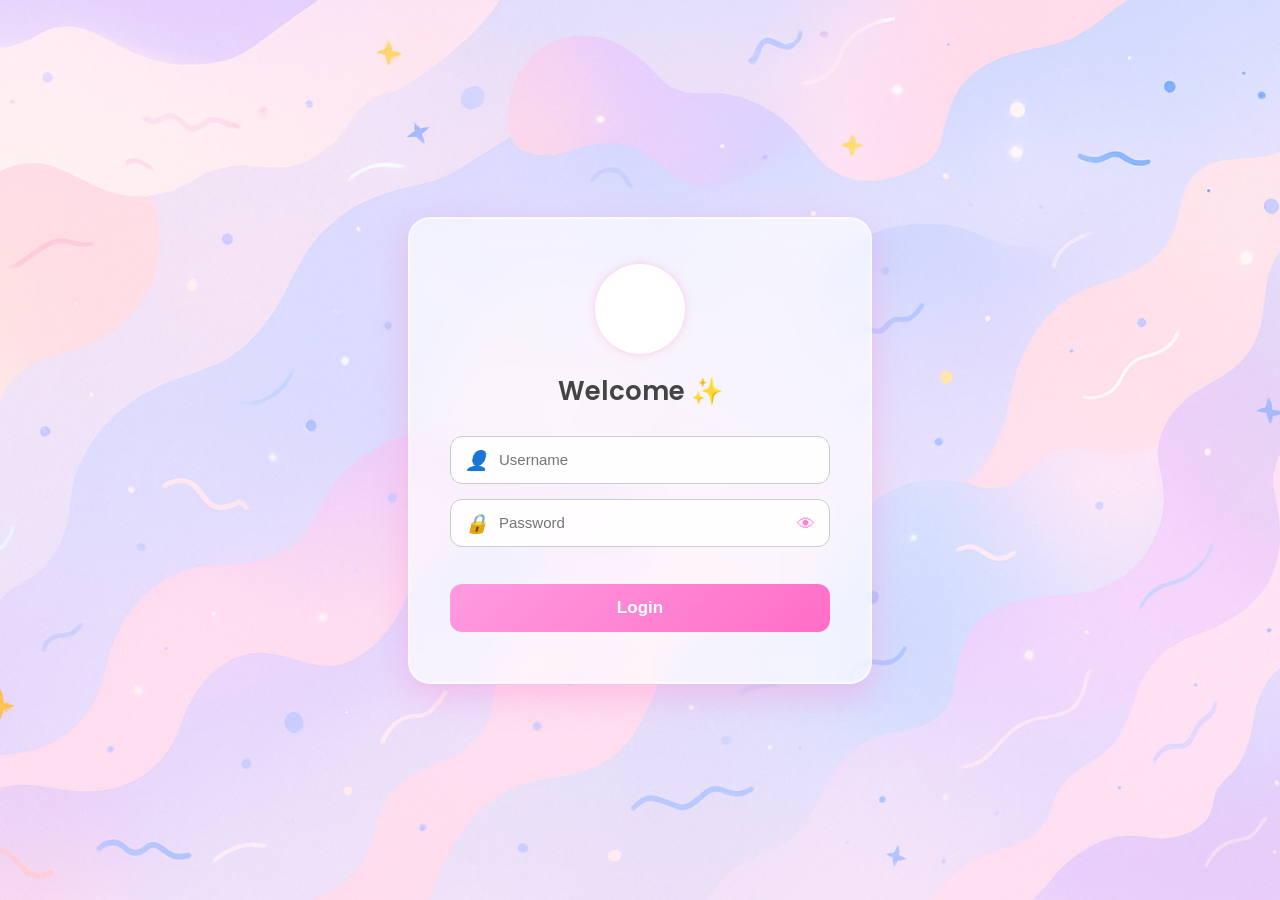
<file: login.html>
<!DOCTYPE html>
<html lang="en">
<head>
    <meta charset="UTF-8">
    <title>Login — Pastel Edition</title>

    <link href="https://fonts.googleapis.com/css2?family=Poppins:wght@300;400;600&display=swap" rel="stylesheet">

    <style>
        body {
            font-family: 'Poppins', sans-serif;
            background: url('img/background.png') no-repeat center center fixed;
            background-size: cover;
            height: 100vh;
            margin: 0;
            display: flex;
            align-items: center;
            justify-content: center;
            overflow: hidden;
        }

        @keyframes popFade {
            from { opacity: 0; transform: scale(0.85); }
            to   { opacity: 1; transform: scale(1); }
        }

        .login-container {
            width: 380px;
            padding: 45px 40px 50px;
            background: rgba(255, 255, 255, 0.65);
            border-radius: 22px;
            backdrop-filter: blur(14px);
            border: 2px solid rgba(255, 255, 255, 0.55);
            box-shadow: 0 12px 32px rgba(255, 126, 206, 0.35);
            text-align: center;
            animation: popFade 0.7s ease-out;
        }

        .logo {
            width: 90px;
            height: 90px;
            background: white;
            border-radius: 50%;
            margin: 0 auto 18px;
            display: flex;
            align-items: center;
            justify-content: center;
            font-size: 40px;
            box-shadow: 0 0 10px rgba(255, 160, 220, 0.5);
            user-select: none;
        }

        h2 {
            margin: 0 0 25px;
            font-size: 26px;
            font-weight: 600;
            color: #444;
        }

        .input-box {
            width: 100%;
            position: relative;
            margin: 15px 0;
        }

        .input-box input {
            width: 100%;
            height: 48px;
            border-radius: 12px;
            border: 1.7px solid #cccccc;
            background: rgba(255, 255, 255, 0.88);
            padding-left: 48px;
            padding-right: 45px;
            font-size: 15px;
            outline: none;
            transition: 0.25s;
            box-sizing: border-box;
        }

        .input-box input:focus {
            border-color: #ff93df;
            box-shadow: 0 0 10px rgba(255, 147, 223, 0.55);
        }

        .input-box i {
            position: absolute;
            left: 15px;
            top: 50%;
            transform: translateY(-50%);
            font-size: 19px;
            color: #ff80cf;
        }

        .toggle-btn {
            position: absolute;
            right: 15px;
            top: 50%;
            transform: translateY(-50%);
            font-size: 18px;
            cursor: pointer;
            color: #ff80cf;
            user-select: none;
        }

        button {
            width: 100%;
            height: 48px;
            margin-top: 22px;
            border-radius: 12px;
            border: none;
            font-size: 17px;
            font-weight: 600;
            cursor: pointer;
            color: #fff;
            background: linear-gradient(135deg, #ff9bdf, #ff6ec7);
            transition: 0.35s ease;
        }

        button:hover {
            transform: translateY(-3px);
            box-shadow: 0 8px 18px rgba(255, 110, 199, 0.45);
        }

        .login-container:hover {
            box-shadow: 0 0 18px rgba(255, 180, 240, 0.55);
        }
    </style>
</head>

<body>

    <div class="login-container">

        <div class="logo"></div>

        <h2>Welcome ✨</h2>

        <form id="loginForm">

            <div class="input-box">
                <i>👤</i>
                <input type="text" id="username" placeholder="Username" required>
            </div>

            <div class="input-box">
                <i>🔒</i>
                <input type="password" id="password" placeholder="Password" required>
                <span class="toggle-btn" onclick="togglePassword()">👁</span>
            </div>

            <button type="submit">Login</button>
        </form>
    </div>

    <script>
        function togglePassword() {
            const input = document.getElementById("password");
            const toggle = document.querySelector(".toggle-btn");

            if (input.type === "password") {
                input.type = "text";
                toggle.textContent = "🙈";
            } else {
                input.type = "password";
                toggle.textContent = "👁";
            }
        }

        document.getElementById("loginForm").addEventListener("submit", function(e){
            e.preventDefault();

            const username = document.getElementById("username").value;
            const password = document.getElementById("password").value;

            if(username === "lilie" && password === "lili"){
                localStorage.setItem("loggedIn", "true");
                window.location.href = "index.html"; 
            } else {
                alert("Username atau password salah!");
            }
        });
    </script>

</body>
</html>
</file>
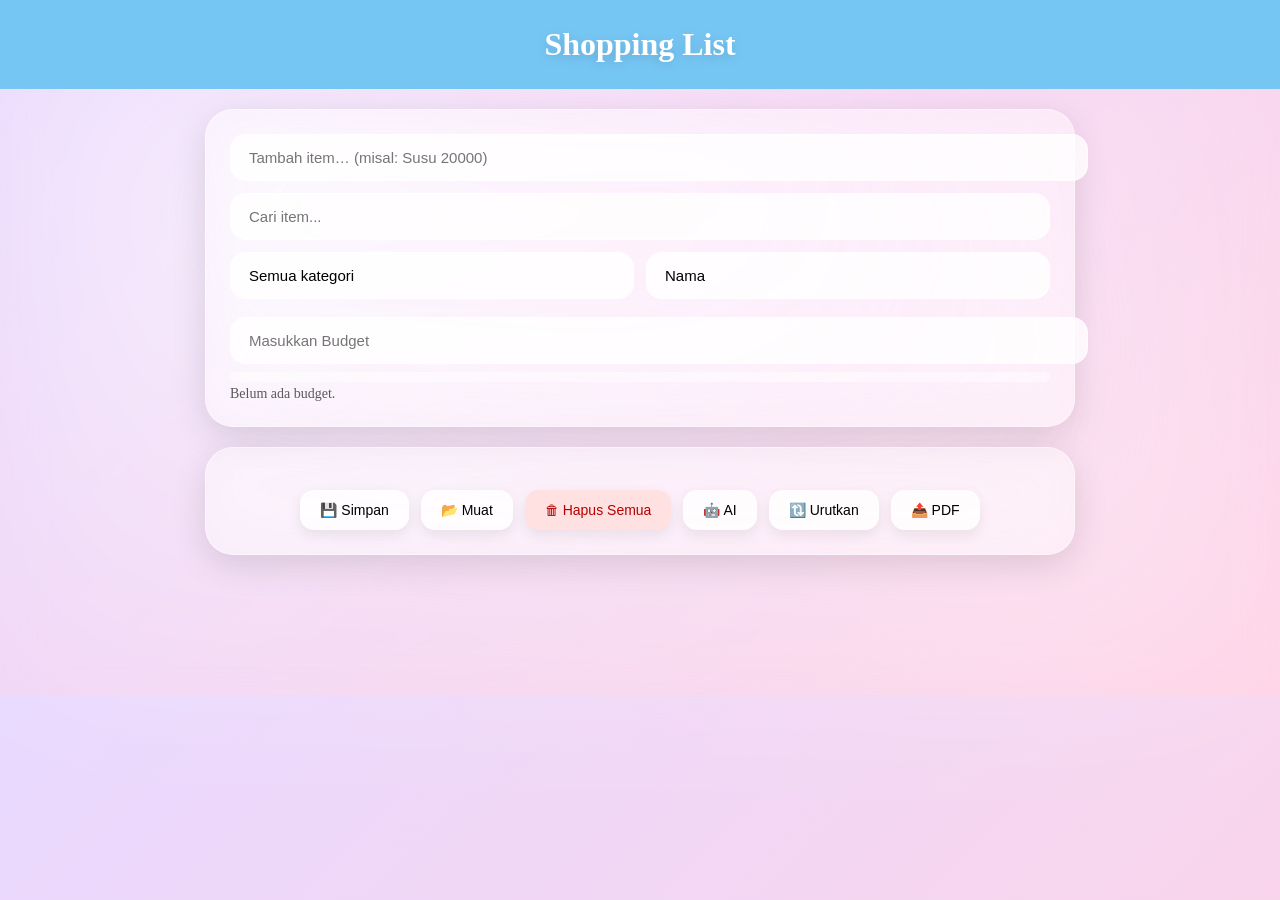
<file: pages/shopping.html>
<!doctype html>
<html lang="id">
<head>
<meta charset="utf-8">
<meta name="viewport" content="width=device-width, initial-scale=1">
<title>Shopping List</title>

<link href="https://fonts.googleapis.com/css2?family=Zen+Maru+Gothic:wght@400;500;700&display=swap" rel="stylesheet">

<style>


:root{
  --accent:#ff8fab;
  --accent-2:#ffa6d1;
  --bg1:#e9d9ff;
  --bg2:#ffd4e6;
  --text:#333;
  --glass:#ffffff40;
  --border:#ffffff70;
  --card:#ffffff60;
}

body{
  margin:0;
  font-family:"Zen Serif", serif;
  padding-bottom:120px;
  background:linear-gradient(135deg,var(--bg1),var(--bg2));
  backdrop-filter:blur(20px);
  color:var(--text);
  overflow-x:hidden;
}

.bg-glow{
  position:fixed;
  inset:0;
  background:
     radial-gradient(circle at 20% 30%, #ffffff80 0%, transparent 60%),
     radial-gradient(circle at 80% 70%, #ffffff50 0%, transparent 60%),
     radial-gradient(circle at 60% 10%, #ffd6fa60 0%, transparent 60%);
  filter:blur(90px);
  z-index:-1;
}


header{
  text-align:center;
    background:hsl(202, 85%, 71%);
    font-size:32px;
    font-weight:700;
     padding:26px 0;
     color:white;
     text-shadow:0 3px 12px rgba(0,0,0,0.15);
  
}

.card{
  background:var(--card);
  backdrop-filter:blur(25px);
  border:1px solid var(--border);
  padding:24px;
  border-radius:28px;
  box-shadow:0 10px 35px rgba(0,0,0,0.12);
  margin:20px auto;
  width:90%;
  max-width:820px;
  animation:fade .5s ease;
}

@keyframes fade{
  from{opacity:0; transform:translateY(12px);}
  to{opacity:1; transform:translateY(0);}
}

.input-main, .search-input, .filter-select, .budget-input{
  width:100%;
  padding:14px 18px;
  border-radius:16px;
  border:1px solid #ffffff80;
  background:#ffffffcc;
  font-size:15px;
  outline:none;
}

.top-controls{
  display:flex;
  flex-wrap:wrap;
  gap:12px;
  margin-top:12px;
}

.filter-select{
  flex:1;
  appearance:none;
  background:#ffffffcc url('data:image/svg+xml;utf8,<svg fill="gray" height="14" viewBox="0 0 24 24"><path d="M7 10l5 5 5-5z"/></svg>') no-repeat right 12px center;
}

.btn-primary{
  background:linear-gradient(135deg,var(--accent),var(--accent-2));
  color:white;
  padding:14px 18px;
  border:none;
  border-radius:16px;
  font-weight:600;
  cursor:pointer;
  box-shadow:0 8px 25px rgba(255,100,150,0.3);
  transition:.2s;
}

.btn-primary:hover{
  transform:scale(1.05);
}

.budget-box{
  margin-top:18px;
}

.budget-status{
  margin-top:4px;
  font-size:14px;
  opacity:0.8;
}

.budget-bar{
  background:#ffffff70;
  height:10px;
  border-radius:20px;
  margin-top:8px;
  overflow:hidden;
}

.budget-bar-fill{
  height:100%;
  width:0%;
  background:linear-gradient(90deg,#8bc6ff,#ff9af0);
  transition:.4s;
}


.category-title{
  font-size:20px;
  font-weight:700;
  margin-bottom:12px;
  display:flex;
  align-items:center;
  gap:8px;
}


.list{
  list-style:none;
  padding:0;
  margin:0;
}

.list li{
  display:flex;
  align-items:center;
  background:#ffffffcc;
  padding:16px;
  border-radius:20px;
  border:1px solid #ffffff80;
  margin-bottom:12px;
  box-shadow:0 6px 18px rgba(0,0,0,0.08);
  animation:itemFade .4s ease;
}

@keyframes itemFade{
  from{opacity:0; transform:translateY(10px);}
  to{opacity:1; transform:translateY(0);}
}

.list li.checked{
  opacity:0.6;
  text-decoration:line-through;
}

.badge{
  font-size:12px;
  background:#e6e8ff;
  padding:4px 8px;
  border-radius:12px;
  display:inline-block;
  margin-bottom:4px;
}


.item-actions{
  display:flex;
  flex-direction:column;
  gap:8px;
  margin-left:12px;
}

.action-btn{
  padding:6px 12px;
  border-radius:12px;
  font-size:12px;
  border:none;
  cursor:pointer;
}

.action-edit{background:#dbeafe;color:#1d4ed8;}
.action-del{background:#fee2e2;color:#b91c1c;}

.fav-btn{
  border:none;
  background:none;
  font-size:22px;
  cursor:pointer;
}

.fab{
  position:fixed;
  bottom:26px;
  right:26px;
  width:64px;
  height:64px;
  border-radius:50%;
  background:linear-gradient(135deg,#ff8fab,#ffa6d1);
  color:white;
  font-size:34px;
  display:flex;
  align-items:center;
  justify-content:center;
  box-shadow:0 12px 30px rgba(0,0,0,0.25);
  cursor:pointer;
  transition:.2s;
}

.fab:hover{
  transform:scale(1.08);
}

.bottom-actions{
  display:flex;
  gap:12px;
  flex-wrap:wrap;
  justify-content:center;
  margin-top:18px;
}

.bottom-actions button{
  padding:12px 20px;
  border-radius:14px;
  font-size:14px;
  border:none;
  cursor:pointer;
  background:#ffffffcc;
  box-shadow:0 5px 14px rgba(0,0,0,0.08);
}

.danger{background:#ffe1e1!important;color:#b40000;}
</style>
</head>

<body>

<div class="bg-glow"></div>

<header>Shopping List</header>


<section class="card">
  <input id="itemInput" class="input-main" placeholder="Tambah item… (misal: Susu 20000)">
  
  <div class="top-controls">
    <input id="searchInput" class="search-input" placeholder="Cari item...">
    <select id="categoryFilter" class="filter-select">
      <option value="all">Semua kategori</option>
      <option value="Dapur">Dapur</option>
      <option value="Rumah">Rumah</option>
      <option value="Snack">Snack</option>
      <option value="Minuman">Minuman</option>
      <option value="Lainnya">Lainnya</option>
    </select>
    <select id="sortMode" class="filter-select">
      <option value="name">Nama</option>
      <option value="price">Harga</option>
      <option value="favorite">Favorit</option>
    </select>
  </div>

  <div class="budget-box">
    <input id="budgetInput" class="budget-input" placeholder="Masukkan Budget">
    <div class="budget-bar"><div id="budgetFill" class="budget-bar-fill"></div></div>
    <div id="budgetStatus" class="budget-status">Belum ada budget.</div>
  </div>
</section>


<section id="groupedContainer"></section>


<div class="card">
  <div class="bottom-actions">
    <button id="saveBtn">💾 Simpan</button>
    <button id="loadBtn">📂 Muat</button>
    <button id="clearBtn" class="danger">🗑 Hapus Semua</button>
    <button id="aiBtn">🤖 AI</button>
    <button id="sortBtn">🔃 Urutkan</button>
    <button id="exportBtn">📤 PDF</button>
  </div>
</div>

<script>
const KEY="shopping";
let items=[];
let undoStack=null;
const groupedContainer=document.getElementById("groupedContainer");

function extractPrice(t){
  const n=t.replace(/[^0-9]/g,"");
  return n?parseInt(n):0;
}

function autoCategory(n){
  n=n.toLowerCase();
  if(n.includes("beras")||n.includes("gula")||n.includes("minyak"))return "Dapur";
  if(n.includes("sabun")||n.includes("baygon")||n.includes("pel"))return "Rumah";
  if(n.includes("ciki")||n.includes("snack")||n.includes("keripik"))return "Snack";
  if(n.includes("teh")||n.includes("kopi")||n.includes("susu"))return "Minuman";
  return "Lainnya";
}

const CAT_EMOJI={
  Dapur:"🧂",
  Rumah:"🏡",
  Snack:"🍟",
  Minuman:"🥤",
  Lainnya:"📦"
};

function addItem(){
  const val=document.getElementById("itemInput").value.trim();
  if(!val) return;

  items.push({
    name:val,
    price:extractPrice(val),
    cat:autoCategory(val),
    fav:false,
    checked:false
  });

  document.getElementById("itemInput").value="";
  render();
  saveList();
}

function render(){
  groupedContainer.innerHTML="";

  const q=document.getElementById("searchInput").value.toLowerCase();
  const catF=document.getElementById("categoryFilter").value;
  const sort=document.getElementById("sortMode").value;

  let arr=items.filter(i=>{
    return (i.name.toLowerCase().includes(q)) &&
           (catF==="all" || i.cat===catF);
  });

  if(sort==="name")arr.sort((a,b)=>a.name.localeCompare(b.name));
  if(sort==="price")arr.sort((a,b)=>a.price-b.price);
  if(sort==="favorite")arr.sort((a,b)=>b.fav-a.fav);

  const groups={};
  arr.forEach(it=>{
    if(!groups[it.cat])groups[it.cat]=[];
    groups[it.cat].push(it);
  });

  for(const cat in groups){
    const card=document.createElement("section");
    card.className="card";

    const title=document.createElement("div");
    title.className="category-title";
    title.innerHTML=`${CAT_EMOJI[cat]} ${cat}`;
    card.appendChild(title);

    const ul=document.createElement("ul");
    ul.className="list";

    groups[cat].forEach(it=>{
      const li=document.createElement("li");

      if(it.checked) li.classList.add("checked");

      const checkbox=document.createElement("input");
      checkbox.type="checkbox";
      checkbox.checked=it.checked;
      checkbox.onclick=()=>{
        it.checked=!it.checked;
        render(); saveList();
      };

      const main=document.createElement("div");
      main.style.flex="1";
      main.style.marginLeft="10px";

      const badge=document.createElement("span");
      badge.className="badge";
      badge.textContent=it.cat;

      const nm=document.createElement("div");
      nm.textContent=it.name;

      const price=document.createElement("div");
      price.style.fontSize="13px";
      price.style.opacity="0.6";
      price.textContent="Harga: "+(it.price?it.price.toLocaleString():"-");

      main.appendChild(badge);
      main.appendChild(nm);
      main.appendChild(price);

      const fav=document.createElement("button");
      fav.className="fav-btn";
      fav.textContent=it.fav?"★":"☆";
      fav.onclick=()=>{
        it.fav=!it.fav;
        render(); saveList();
      };

      const act=document.createElement("div");
      act.className="item-actions";

      const edit=document.createElement("button");
      edit.className="action-btn action-edit";
      edit.textContent="Edit";
      edit.onclick=()=>{
        const v=prompt("Edit item:",it.name);
        if(!v) return;
        it.name=v;
        it.price=extractPrice(v);
        it.cat=autoCategory(v);
        render(); saveList();
      };

      const del=document.createElement("button");
      del.className="action-btn action-del";
      del.textContent="Hapus";
      del.onclick=()=>deleteItem(it);

      act.appendChild(edit);
      act.appendChild(del);

      li.appendChild(checkbox);
      li.appendChild(main);
      li.appendChild(fav);
      li.appendChild(act);

      ul.appendChild(li);
    });

    card.appendChild(ul);
    groupedContainer.appendChild(card);
  }

  updateBudget();
}

function deleteItem(item){
  undoStack={...item};
  items=items.filter(i=>i!==item);
  render(); saveList();
}

function updateBudget(){
  const budget=parseInt(document.getElementById("budgetInput").value||"0");
  const total=items.reduce((a,b)=>a+b.price,0);
  const bar=document.getElementById("budgetFill");
  const txt=document.getElementById("budgetStatus");

  if(!budget){
    bar.style.width="0%";
    txt.textContent="Belum ada budget.";
    return;
  }

  const ratio=Math.min(total/budget,1);
  bar.style.width=(ratio*100)+"%";

  txt.textContent=ratio<0.6?"Aman":
                  ratio<1?"Mendekati limit":"Budget terlampaui!";
}

function saveList(){ localStorage.setItem(KEY,JSON.stringify(items)); }
function loadList(){
  const raw=localStorage.getItem(KEY);
  if(raw) items=JSON.parse(raw);
  render();
}

document.getElementById("itemInput").onkeydown=e=>{if(e.key==="Enter")addItem();}
document.getElementById("searchInput").oninput=render;
document.getElementById("categoryFilter").onchange=render;
document.getElementById("sortMode").onchange=render;
document.getElementById("budgetInput").oninput=updateBudget;

document.getElementById("saveBtn").onclick=saveList;
document.getElementById("loadBtn").onclick=loadList;
document.getElementById("clearBtn").onclick=()=>{ if(confirm("Hapus semua?")){items=[];saveList();render();}};
document.getElementById("aiBtn").onclick=()=>{
  ["Beras 65000","Telur 28000","Susu 20000","Teh Kotak 6000"].forEach(v=>{
    items.push({name:v,price:extractPrice(v),cat:autoCategory(v),fav:false,checked:false});
  });
  render(); saveList();
};
document.getElementById("sortBtn").onclick=render;

document.getElementById("exportBtn").onclick=()=>{
  let content="Shopping List:\n\n";
  const groups={};
  items.forEach(i=>{
    if(!groups[i.cat])groups[i.cat]=[];
    groups[i.cat].push(i);
  });

  for(const cat in groups){
    content+=CAT_EMOJI[cat]+" "+cat+"\n";
    groups[cat].forEach(i=>{
      content+="• "+i.name+" — "+i.price+"\n";
    });
    const total=groups[cat].reduce((a,b)=>a+b.price,0);
    content+="Total "+cat+": "+total+"\n\n";
  }

  const blob=new Blob([content],{type:"text/plain"});
  const a=document.createElement("a");
  a.href=URL.createObjectURL(blob);
  a.download="shopping_list.txt";
  a.click();
};

loadList();
</script>

</body>
</html>
</file>
